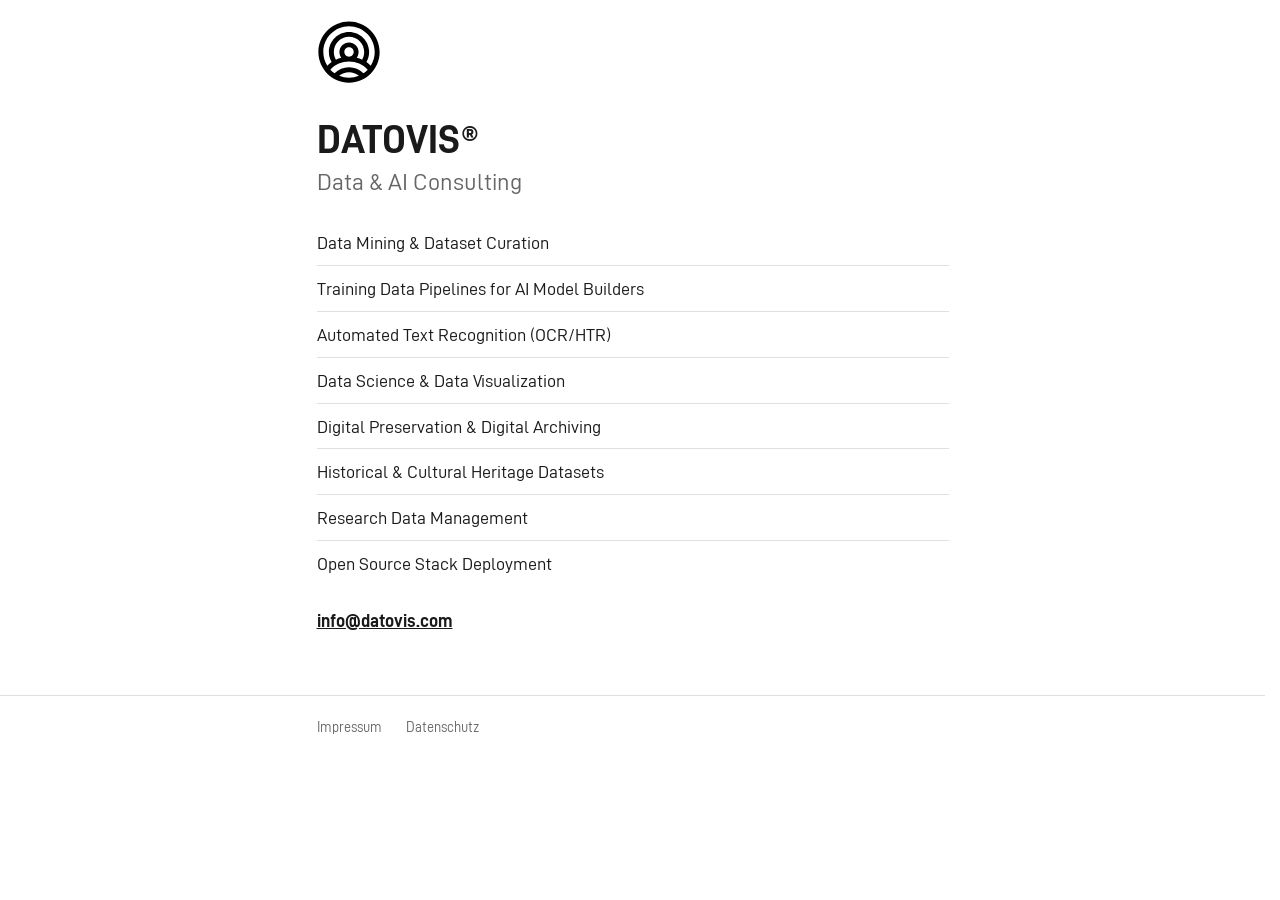
<file: index.html>
<!DOCTYPE html>
<html lang="en">
<head>
    <meta charset="UTF-8">
    <meta name="viewport" content="width=device-width, initial-scale=1.0">
    <title>Datovis - Data & AI Consulting</title>
    <meta name="description" content="Datovis offers data & AI consulting services">
    <link rel="canonical" href="https://www.datovis.com/">
    
    <meta property="og:title" content="Datovis - Data & AI Consulting">
    <meta property="og:description" content="Datovis offers data & AI consulting services">
    <meta property="og:type" content="website">
    <meta property="og:url" content="https://www.datovis.com/">
    <meta property="og:image" content="https://www.datovis.com/assets/images/datovis-og-preview.png">
    <meta property="og:image:width" content="1200">
    <meta property="og:image:height" content="630">
    <meta property="og:image:alt" content="Datovis Logo">
    <meta property="og:logo" content="https://www.datovis.com/assets/images/datovis-logo.svg">

    <meta name="twitter:card" content="summary_large_image">
    <meta name="twitter:title" content="Datovis - Data & AI Consulting">
    <meta name="twitter:description" content="Datovis offers data & AI consulting services">
    <meta name="twitter:image" content="https://www.datovis.com/assets/images/datovis-og-preview.png">

    <link rel="icon" href="assets/images/datovis-logo.svg" type="image/svg+xml">
    <link rel="preload" href="assets/fonts/dinish-woff2/DINish-Regular.woff2" as="font" type="font/woff2" crossorigin>
    <link rel="preload" href="assets/fonts/dinish-woff2/DINish-Bold.woff2" as="font" type="font/woff2" crossorigin>
    <link rel="stylesheet" href="assets/css/style.css">
</head>
<body>
    <header>
        <div class="container">
            <a href="/" class="logo" aria-label="Datovis Data Consulting">
                <img src="assets/images/datovis-logo.svg" alt="Datovis logo" width="64" height="64">
            </a>
        </div>
    </header>

    <main>
        <div class="container">
            <h1 class="title">Datovis®</h1>
            <p class="tagline">Data & AI Consulting</p>

            <ul class="services">
                <li>Data Mining & Dataset Curation</li>
                <li>Training Data Pipelines for AI Model Builders</li>
                <li>Automated Text Recognition (OCR/HTR)</li>
                <li>Data Science &amp; Data Visualization</li>
                <li>Digital Preservation &amp; Digital Archiving</li>
                <li>Historical &amp; Cultural Heritage Datasets</li>
                <li>Research Data Management</li>
                <li>Open Source Stack Deployment</li>
            </ul>

            <p>
                <a href="mailto:info@datovis.com" class="contact-email">info@datovis.com</a>
            </p>
        </div>
    </main>

    <footer>
        <div class="container">
            <nav aria-label="Legal">
                <a href="impressum.html">Impressum</a>
                <a href="datenschutz.html">Datenschutz</a>
            </nav>
        </div>
    </footer>
</body>
</html>
</file>
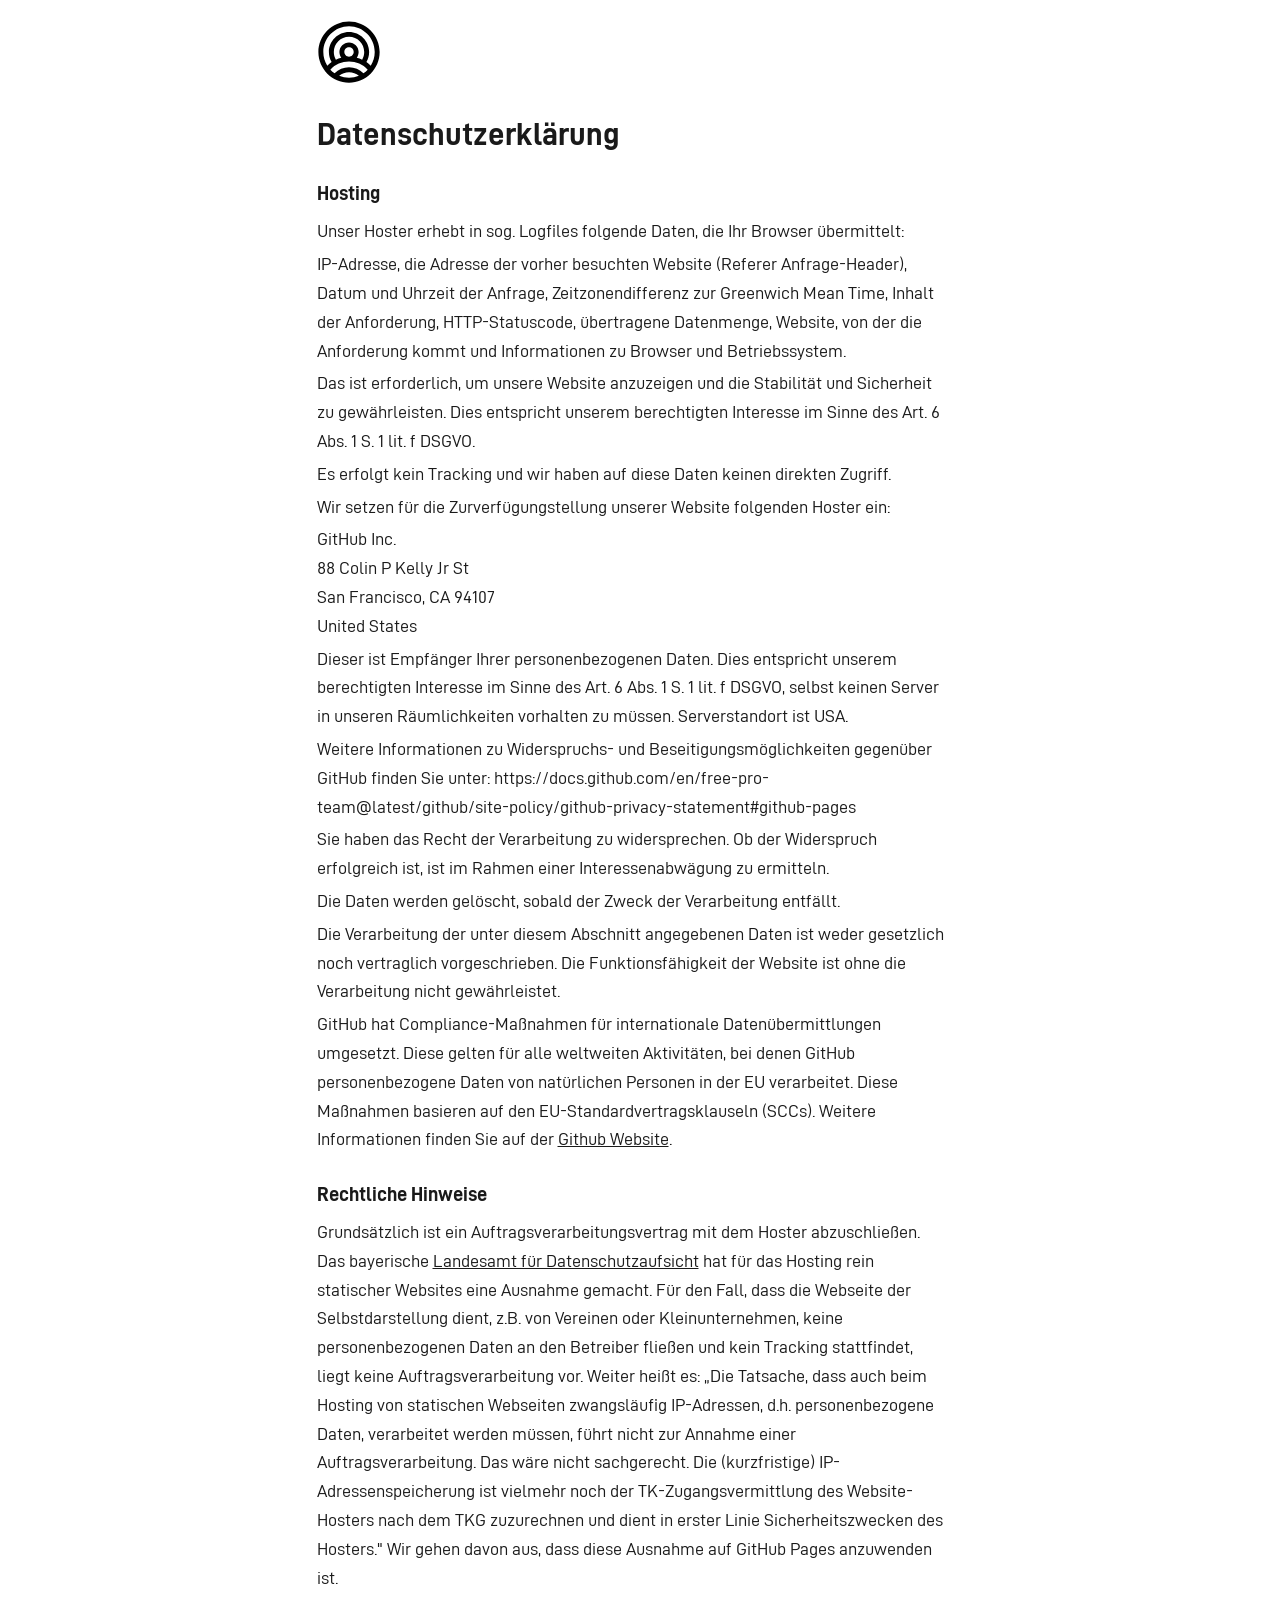
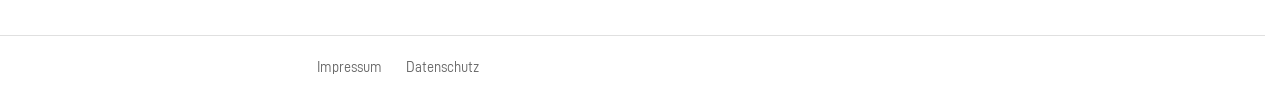
<file: datenschutz.html>
<!DOCTYPE html>
<html lang="de">
<head>
    <meta charset="UTF-8">
    <meta name="viewport" content="width=device-width, initial-scale=1.0">
    <title>Datenschutz - Datovis GmbH</title>
    <meta name="robots" content="noindex">
    <link rel="icon" href="assets/images/datovis-logo.svg" type="image/svg+xml">
    <link rel="stylesheet" href="assets/css/style.css">
</head>
<body>
    <header>
        <div class="container">
            <a href="/" class="logo" aria-label="Datovis GmbH Home">
                <img src="assets/images/datovis-logo.svg" alt="Datovis logo" width="64" height="64">
            </a>
        </div>
    </header>

    <main class="legal-content">
        <div class="container">
            <h1>Datenschutzerklärung</h1>
            <h2>Hosting</h2>

<p>Unser Hoster erhebt in sog. Logfiles folgende Daten, die Ihr Browser übermittelt:</p>

<p>IP-Adresse, die Adresse der vorher besuchten Website (Referer Anfrage-Header), Datum und Uhrzeit der Anfrage, Zeitzonendifferenz zur Greenwich Mean Time, Inhalt der Anforderung, HTTP-Statuscode, übertragene Datenmenge, Website, von der die Anforderung kommt und Informationen zu Browser und Betriebssystem.</p>

<p>Das ist erforderlich, um unsere Website anzuzeigen und die Stabilität und Sicherheit zu gewährleisten. Dies entspricht unserem berechtigten Interesse im Sinne des Art. 6 Abs. 1 S. 1 lit. f DSGVO.</p>

<p>Es erfolgt kein Tracking und wir haben auf diese Daten keinen direkten Zugriff.</p>

<p>Wir setzen für die Zurverfügungstellung unserer Website folgenden Hoster ein:</p>

<p>GitHub Inc.<br>
88 Colin P Kelly Jr St<br>
San Francisco, CA 94107<br>
United States</p>

<p>Dieser ist Empfänger Ihrer personenbezogenen Daten. Dies entspricht unserem berechtigten Interesse im Sinne des Art. 6 Abs. 1 S. 1 lit. f DSGVO, selbst keinen Server in unseren Räumlichkeiten vorhalten zu müssen. Serverstandort ist USA.</p>

<p>Weitere Informationen zu Widerspruchs- und Beseitigungsmöglichkeiten gegenüber GitHub finden Sie unter: https://docs.github.com/en/free-pro-team@latest/github/site-policy/github-privacy-statement#github-pages</p>

<p>Sie haben das Recht der Verarbeitung zu widersprechen. Ob der Widerspruch erfolgreich ist, ist im Rahmen einer Interessenabwägung zu ermitteln.</p>

<p>Die Daten werden gelöscht, sobald der Zweck der Verarbeitung entfällt.</p>

<p>Die Verarbeitung der unter diesem Abschnitt angegebenen Daten ist weder gesetzlich noch vertraglich vorgeschrieben. Die Funktionsfähigkeit der Website ist ohne die Verarbeitung nicht gewährleistet.</p>

<p>GitHub hat Compliance-Maßnahmen für internationale Datenübermittlungen umgesetzt. Diese gelten für alle weltweiten Aktivitäten, bei denen GitHub personenbezogene Daten von natürlichen Personen in der EU verarbeitet. Diese Maßnahmen basieren auf den EU-Standardvertragsklauseln (SCCs). Weitere Informationen finden Sie auf der <a href="https://docs.github.com/en/free-pro-team@latest/github/site-policy/github-data-protection-addendum#attachment-1–the-standard-contractual-clauses-processors">Github Website</a>.</p>

<h2>Rechtliche Hinweise</h2>
<p>Grundsätzlich ist ein Auftragsverarbeitungsvertrag mit dem Hoster abzuschließen. Das bayerische <a href="https://www.lda.bayern.de/media/veroeffentlichungen/FAQ_Hosting_keine_Auftragsverarbeitung.pdf">Landesamt für Datenschutzaufsicht</a> hat für das Hosting rein statischer Websites eine Ausnahme gemacht. Für den Fall, dass die Webseite der Selbstdarstellung dient, z.B. von Vereinen oder Kleinunternehmen, keine personenbezogenen Daten an den Betreiber fließen und kein Tracking stattfindet, liegt keine Auftragsverarbeitung vor. Weiter heißt es: „Die Tatsache, dass auch beim Hosting von statischen Webseiten zwangsläufig IP-Adressen, d.h. personenbezogene Daten, verarbeitet werden müssen, führt nicht zur Annahme einer Auftragsverarbeitung. Das wäre nicht sachgerecht. Die (kurzfristige) IP-Adressenspeicherung ist vielmehr noch der TK-Zugangsvermittlung des Website-Hosters nach dem TKG zuzurechnen und dient in erster Linie Sicherheitszwecken des Hosters." Wir gehen davon aus, dass diese Ausnahme auf GitHub Pages anzuwenden ist.</p>
        </div>
    </main>

    <footer>
        <div class="container">
            <nav aria-label="Legal">
                <a href="impressum.html">Impressum</a>
                <a href="datenschutz.html">Datenschutz</a>
            </nav>
        </div>
    </footer>
</body>
</html>
</file>
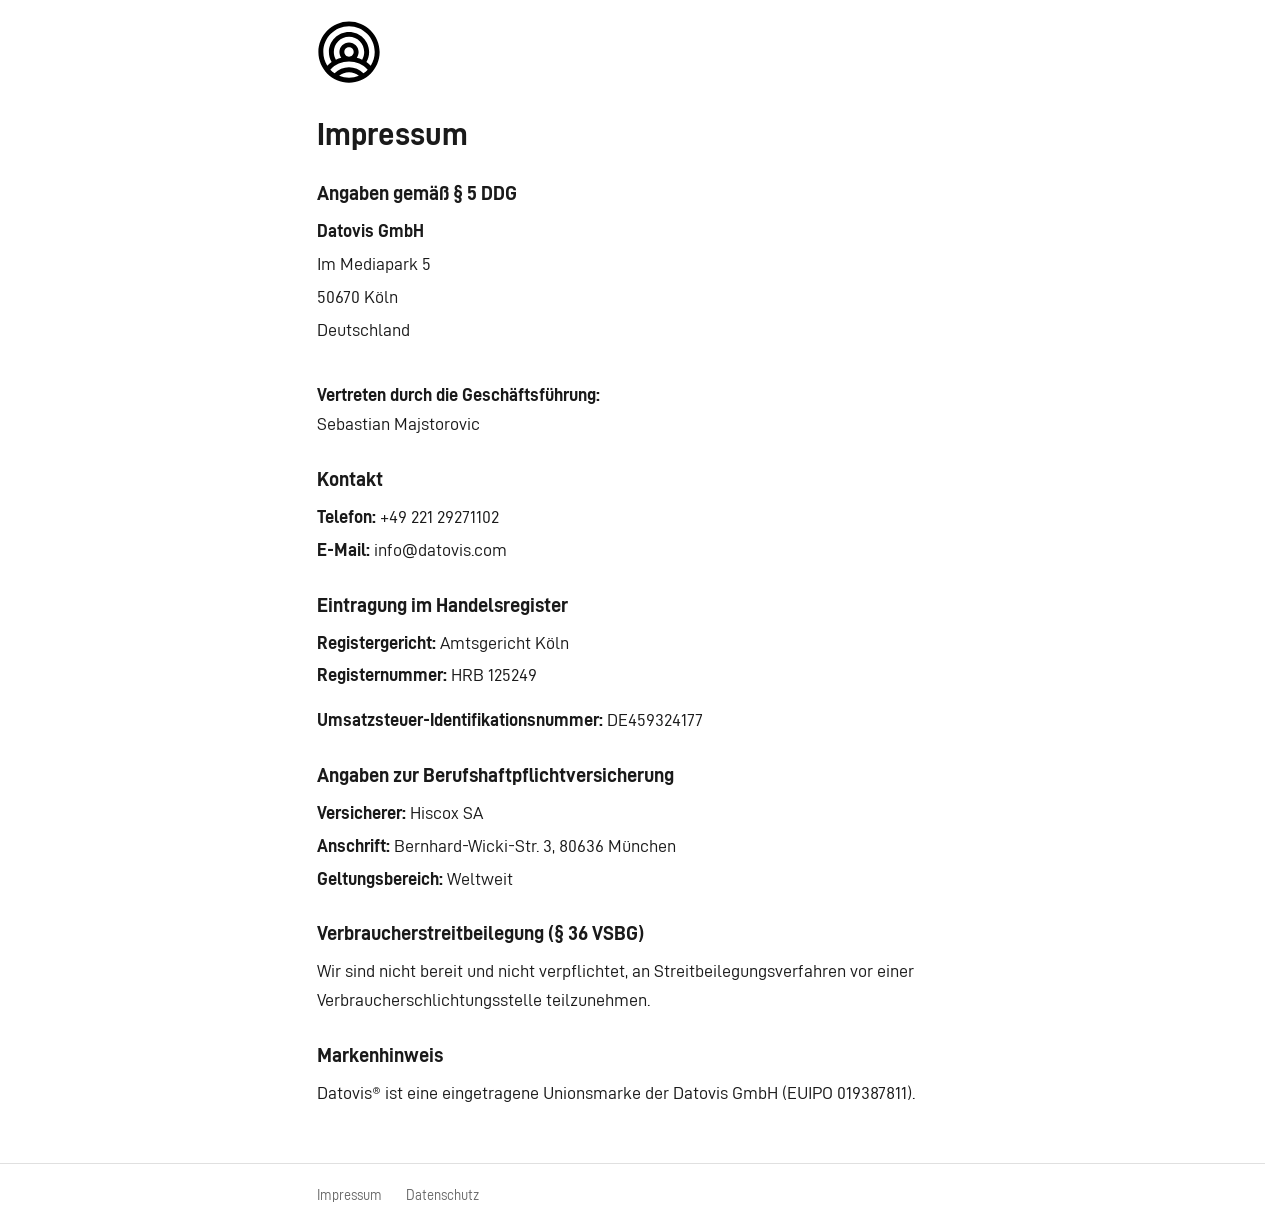
<file: impressum.html>
<!DOCTYPE html>
<html lang="de">
<head>
    <meta charset="UTF-8">
    <meta name="viewport" content="width=device-width, initial-scale=1.0">
    <title>Impressum - Datovis GmbH</title>
    <meta name="robots" content="noindex">
    <link rel="icon" href="assets/images/datovis-logo.svg" type="image/svg+xml">
    <link rel="stylesheet" href="assets/css/style.css">
</head>
<body>
    <header>
        <div class="container">
            <a href="/" class="logo" aria-label="Datovis GmbH Home">
                <img src="assets/images/datovis-logo.svg" alt="Datovis logo" width="64" height="64">
            </a>
        </div>
    </header>

    <main class="legal-content">
        <div class="container">
            <h1>Impressum</h1>
            
            <div class="section">
                <h2>Angaben gemäß § 5 DDG</h2>
                <p><strong>Datovis GmbH</strong></p>
                <p>Im Mediapark 5</p>
                <p>50670 Köln</p>
                <p>Deutschland</p>
                <p><br></p>
                <p><strong>Vertreten durch die Geschäftsführung:</strong><br>Sebastian Majstorovic</p>
            </div>
            
            <div class="section">
                <h2>Kontakt</h2>
                <p><strong>Telefon:</strong> +49 221 29271102</p>
                <p><strong>E-Mail:</strong> info@datovis.com</p>
            </div>
            
            <div class="section">
                <h2>Eintragung im Handelsregister</h2>
                <p><strong>Registergericht:</strong> Amtsgericht Köln</p>
                <p><strong>Registernummer:</strong> HRB 125249</p>
            </div>
            
            <div class="section">
                <p><strong>Umsatzsteuer-Identifikationsnummer:</strong> DE459324177</p>
            </div>
            
            <div class="section">
                <h2>Angaben zur Berufs­haftpflicht­versicherung</h2>
                <p><strong>Versicherer:</strong> Hiscox SA</p>
                <p><strong>Anschrift:</strong> Bernhard-Wicki-Str. 3, 80636 München</p>
                <p><strong>Geltungsbereich:</strong> Weltweit</p>
            </div>
            
            <div class="section">
                <h2>Verbraucherstreitbeilegung (§ 36 VSBG)</h2>
                <p>Wir sind nicht bereit und nicht verpflichtet, an Streitbeilegungsverfahren vor einer Verbraucherschlichtungsstelle teilzunehmen.</p>
            </div>
            
            <div class="section">
                <h2>Markenhinweis</h2>
                <p>Datovis® ist eine eingetragene Unionsmarke der Datovis GmbH (EUIPO 019387811).</p>
            </div>
        </div>
    </main>

    <footer>
        <div class="container">
            <nav aria-label="Legal">
                <a href="impressum.html">Impressum</a>
                <a href="datenschutz.html">Datenschutz</a>
            </nav>
        </div>
    </footer>
</body>
</html>
</file>
<file: assets/css/style.css>
@font-face {
    font-family: 'DINish';
    src: url('../fonts/dinish-woff2/DINish-Regular.woff2') format('woff2');
    font-weight: 400;
    font-style: normal;
    font-display: swap;
}

@font-face {
    font-family: 'DINish';
    src: url('../fonts/dinish-woff2/DINish-Bold.woff2') format('woff2');
    font-weight: 700;
    font-style: normal;
    font-display: swap;
}

:root {
    --color-text: #1a1a1a;
    --color-text-light: #666;
    --color-bg: #fff;
    --color-border: #e0e0e0;
    --max-width: 42rem;
    --spacing: 1.25rem;
}

*,
*::before,
*::after {
    box-sizing: border-box;
}

html {
    font-size: 100%;
    scrollbar-gutter: stable;
}

body {
    font-family: 'DINish', system-ui, sans-serif;
    font-size: 1.125rem;
    line-height: 1.6;
    color: var(--color-text);
    background-color: var(--color-bg);
    margin: 0;
    padding: 0;
}

a {
    color: var(--color-text);
}

a:hover {
    color: var(--color-text-light);
}

/* Layout */
.container {
    width: 100%;
    max-width: var(--max-width);
    margin: 0 auto;
    padding: 0 var(--spacing);
}

header {
    padding: var(--spacing) 0 calc(var(--spacing) * 0.5);
}

main {
    padding: var(--spacing) 0 calc(var(--spacing) * 2);
    padding-top: 0;
}

footer {
    padding: var(--spacing) 0;
    border-top: 1px solid var(--color-border);
    font-size: 0.875rem;
    color: var(--color-text-light);
}

footer nav {
    display: flex;
    gap: 1.5rem;
    flex-wrap: wrap;
}

footer a {
    color: var(--color-text-light);
    text-decoration: none;
}

footer a:hover {
    color: var(--color-text);
    text-decoration: underline;
}

/* Logo */
.logo {
    display: block;
    width: 4rem;
    height: 4rem;
}

.logo img {
    width: 100%;
    height: 100%;
}

/* Typography */
h1 {
    font-size: 2rem;
    font-weight: 700;
    line-height: 1.2;
    margin: var(--spacing) 0 calc(var(--spacing) * 0.5);
}

h2 {
    font-size: 1.25rem;
    font-weight: 700;
    margin: var(--spacing) 0 calc(var(--spacing) * 0.5);
}

p {
    margin: 0 0 var(--spacing);
}

/* Homepage specifics */
p.tagline {
    font-size: 1.5rem;
    color: var(--color-text-light);
    margin-bottom: var(--spacing);
}

h1.title {
    font-size: 2.5rem;
    font-kerning: normal;
    letter-spacing: 5%;
    margin-bottom: 0;
    margin-top: var(--spacing);
    text-transform: uppercase;
}

.services {
    list-style: none;
    padding: 0;
    margin: 0 0 var(--spacing);
}

.services li {
    padding: 0.5rem 0;
    border-bottom: 1px solid var(--color-border);
}

.services li:last-child {
    border-bottom: none;
}

.contact-email {
    font-weight: 700;
}

/* Legal pages */
.legal-content h1 {
    margin-top: var(--spacing);
}

.legal-content p {
    margin: 0 0 0.25rem;
}

.legal-content h2 {
    margin: 1.5rem 0 0.5rem;
}

.legal-content .section {
    margin-bottom: 1rem;
}

/* Responsive */
@media (max-width: 600px) {
    :root {
        --spacing: 1rem;
    }

    body {
        font-size: 1rem;
    }

    h1 {
        font-size: 1.625rem;
    }

    .tagline {
        font-size: 1.125rem;
    }

    .logo {
        width: 3.5rem;
        height: 3.5rem;
    }
}
</file>
